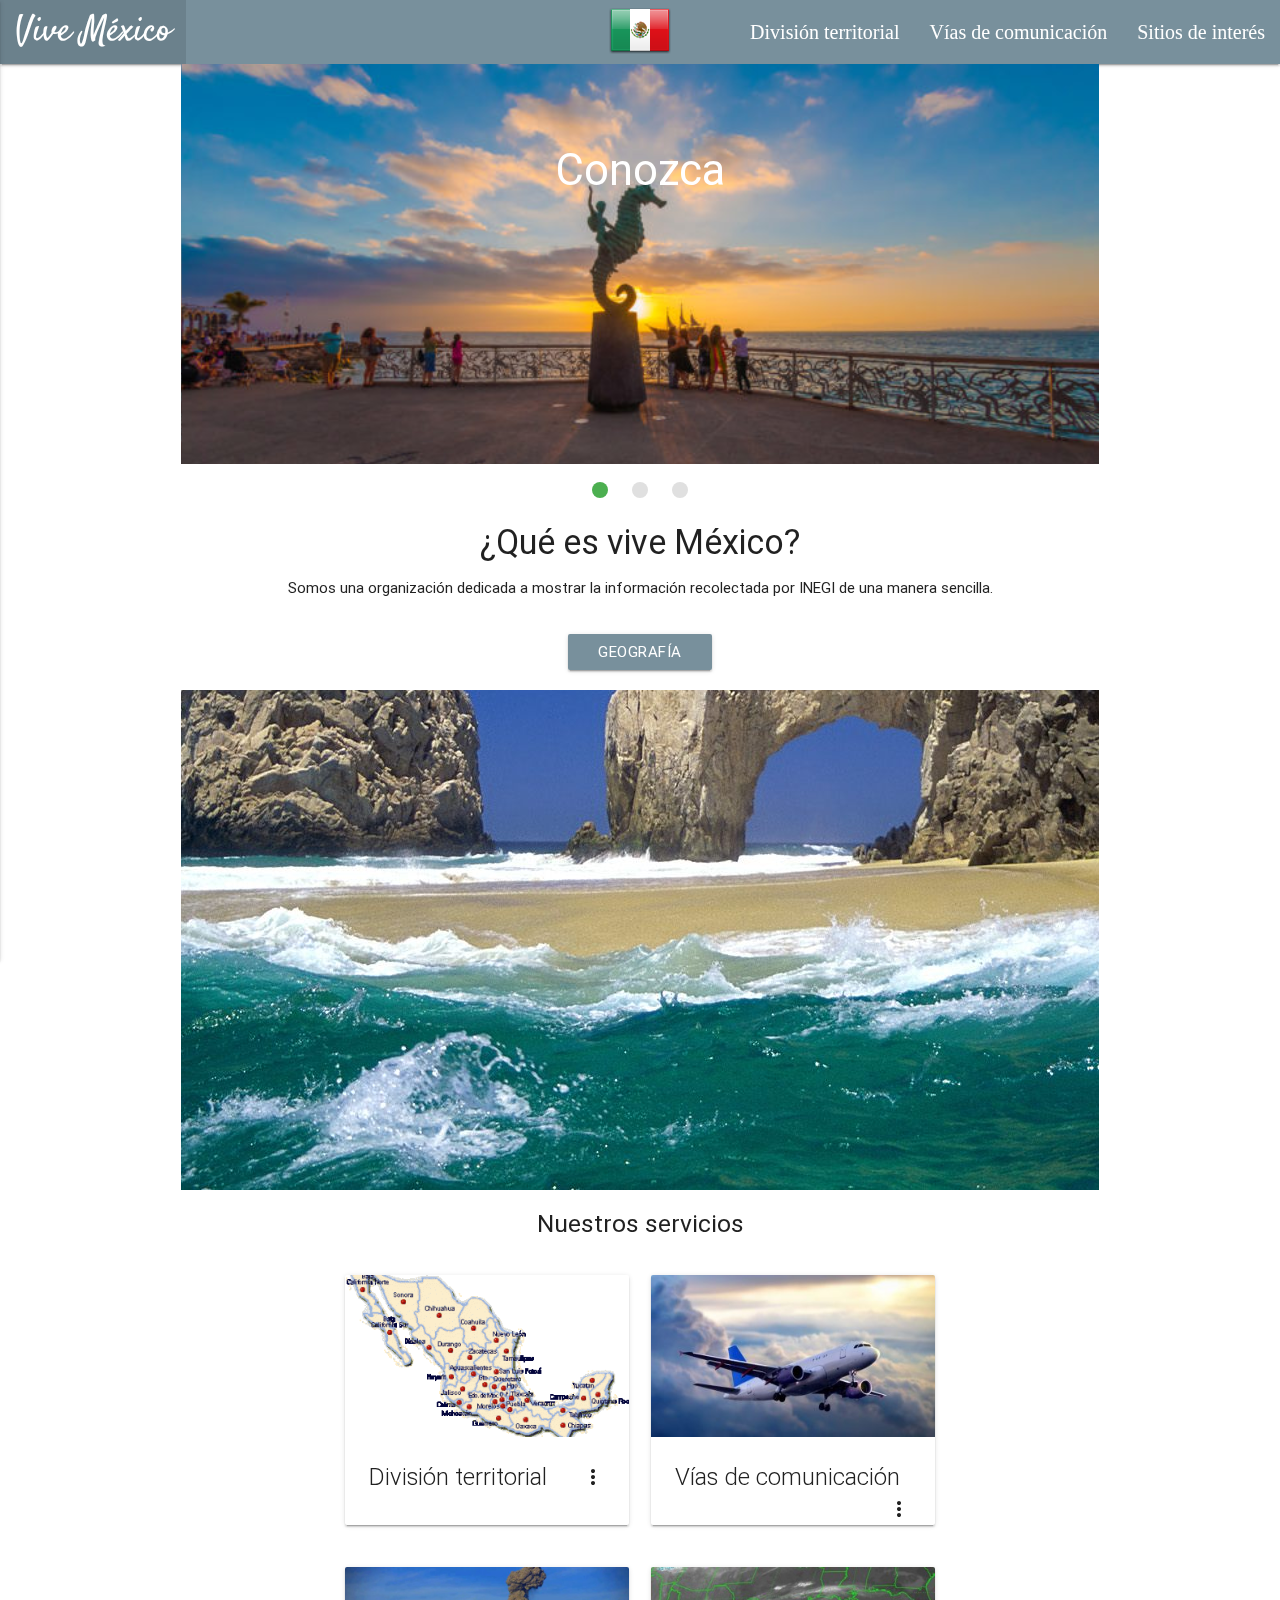
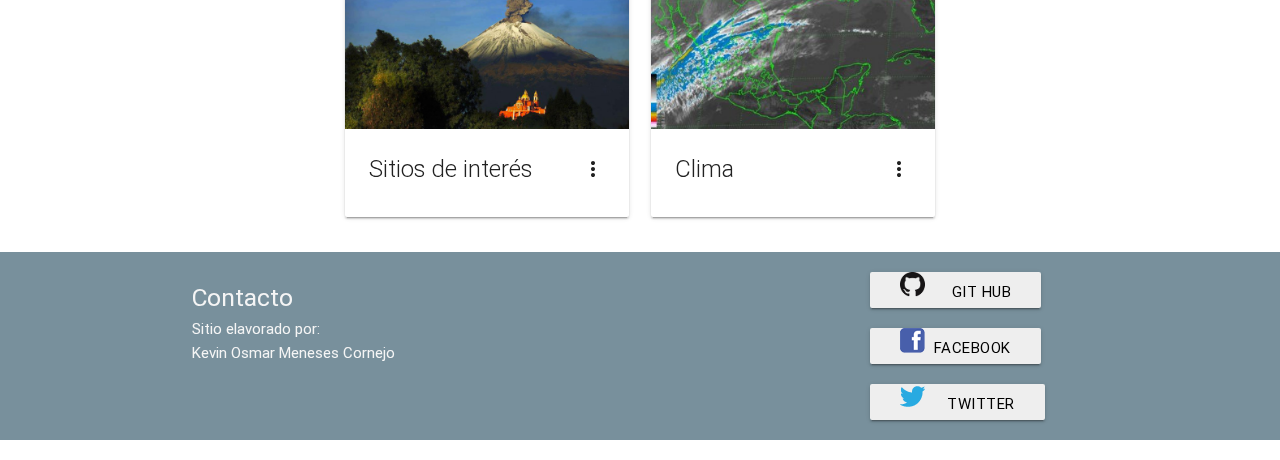
<file: index.html>
<!DOCTYPE html>
<html>
  <head>
    <meta charset="utf-8">
    <title>Vive México</title>
    <link rel="icon" href="imagenes/mx.png">
    <!--Import Google Icon Font-->
      <link href="http://fonts.googleapis.com/icon?family=Material+Icons" rel="stylesheet">
      <link href="https://fonts.googleapis.com/css?family=Satisfy" rel="stylesheet">
      <link href="https://fonts.googleapis.com/css?family=Old+Standard+TT|Satisfy" rel="stylesheet">
      <!--Import materialize.css-->
      <link type="text/css" rel="stylesheet" href="css/materialize.min.css"  media="screen,projection"/>
      <link rel="stylesheet" href="css/style.css">

      <!--Let browser know website is optimized for mobile-->
      <meta name="viewport" content="width=device-width, initial-scale=1.0"/>
  </head>
  <body>
    <main>
        <nav class="blue-grey lighten-1">
          <div class="nav-wrapper">
            <a href="#!" class="brand-logo center"><img src="imagenes/mx.png" alt=""></a>
            <ul class="left hide-on-med-and-down">
              <li class="active"><a href="index.html" class="logo">Vive México</a></li>
            </ul>
            <a href="#" data-activates="mobile-demo" class="button-collapse "><i class="material-icons">menu</i></a>
            <ul class="right hide-on-med-and-down">
              <li><a href="division.html" class="nav">División territorial</a></li>
              <li><a href="Vias.html" class="nav">Vías de comunicación</a></li>
              <li><a href="sitios.html" class="nav">Sitios de interés</a></li>
            </ul>
            <ul class="side-nav light-blue darken-3" id="mobile-demo">
              <li><a href="index.html" class="logo active">Vive México</a></li>
              <li><a href="divison.html" class="nav">División territorial</a></li>
              <li><a href="Vias.html" class="nav">Vías de comunicación</a></li>
              <li><a href="sitios.html" class="nav">Sitios de interés</a></li>
            </ul>
          </div>
      </nav>
      <div class="container">
        <div class="row superior">
          <div class="slider">
            <ul class="slides">
              <li>
                <img class="responsive-img" src="imagenes/car1.jpg"> <!-- random image -->
                <div class="caption center-align">
                  <h3>Conozca</h3>
                </div>
              </li>
              <li>
                <img class="responsive-img" src="imagenes/car2.jpg"> <!-- random image -->
                <div class="caption left-align">
                  <h3>Disfrute</h3>
                </div>
              </li>
              <li>
                <img class="responsive-img" src="imagenes/car3.jpg"> <!-- random image -->
                <div class="caption right-align">
                  <h3>Viaje</h3>
                </div>
              </li>
          </ul>
        </div>
        </div>
        <div class="row center">
          <h4>¿Qué es vive México? </h4>
          <p >Somos una organización dedicada a mostrar la información recolectada por INEGI de una manera sencilla. </p>
        </div>
        <div class="row center">
          <a href="division.html" class="btn waves-effect waves-light blue-grey lighten-1">Geografía
          </a>
        </div>


        <div class="row">
          <div class="parallax-container">
           <div class="parallax"><img src="imagenes/para1.jpg"></div>
         </div>
        </div>

        <div class="row">
          <div class="center">
            <h5>Nuestros servicios</h5>
          </div>
        </div>
        <div class="row">
          <div class="col offset-m2 m4 s12">
            <div class="card">
              <div class="card-image waves-effect waves-block waves-light">
                <img class="activator" src="imagenes/ser4.jpg">
              </div>
              <div class="card-content">
                <span class="card-title activator grey-text text-darken-4">División territorial<i class="material-icons right">more_vert</i></span>
              </div>
              <div class="card-reveal">
                <span class="card-title grey-text text-darken-4">División territorial<i class="material-icons right">close</i></span>
                <ul>
                  <li>Estatal (1162)</li>
                  <li>Municipal (1163)</li>
                  <li>Vialidades (1206)</li>
                  <li>Áreas verdes / Parques (1170)</li>
                </ul>
              </div>
            </div>
          </div>
          <div class="col m4 s12">
            <div class="card">
              <div class="card-image waves-effect waves-block waves-light">
                <img class="activator" src="imagenes/ser1.jpg">
              </div>
              <div class="card-content">
                <span class="card-title activator grey-text text-darken-4">Vías de comunicación<i class="material-icons right">more_vert</i></span>
              </div>
              <div class="card-reveal">
                <span class="card-title grey-text text-darken-4">Vías de comunicación <i class="material-icons right">close</i></span>
                <ul>
                  <li>Aeropuertos (1181)</li>
                  <li>Carreteras (1384)</li>
                  <li>Vías férreas (1185)</li>
                  <li>Caminos rurales (1379)</li>
                </ul>
              </div>
            </div>
          </div>
        </div>
        <div class="row">
          <div class="col offset-m2 m4 s12">
            <div class="card">
              <div class="card-image waves-effect waves-block waves-light">
                <img class="activator" src="imagenes/ser2.jpg">
              </div>
              <div class="card-content">
                <span class="card-title activator grey-text text-darken-4">Sitios de interés<i class="material-icons right">more_vert</i></span>
              </div>
              <div class="card-reveal">
                <span class="card-title grey-text text-darken-4">Sitios de interés<i class="material-icons right">close</i></span>
                <ul>
                  <li>Zonas arqueológicas (1189)</li>
                  <li>Zonas culturales (1190)</li>
                  <li>Zonas protegidas (1191)</li>
                  <li>Volcanes (1192)</li>
                </ul>
              </div>
            </div>
          </div>
          <div class="col m4 s12">
            <div class="card">
              <div class="card-image waves-effect waves-block waves-light">
                <img class="activator" src="imagenes/ser3.jpg">
              </div>
              <div class="card-content">
                <span class="card-title activator grey-text text-darken-4">Clima<i class="material-icons right">more_vert</i></span>
              </div>
              <div class="card-reveal">
                <span class="card-title grey-text text-darken-4">Clima<i class="material-icons right">close</i></span>
                <ul>
                  <li>Precipitación media anual (1193)</li>
                  <li>Temperatura media anual (1194)</li>
                  <li>Cálido Húmedo (1464)</li>
                  <li>Cálido Subhúmedo (1465)</li>
                </ul>
              </div>
            </div>
          </div>
        </div>


      </div>
    </main>

    <footer class="page-footer blue-grey lighten-1">
         <div class="container">
           <div class="row">
             <div class="col m9 s12">
               <h5 class="grey-text text-lighten-4">Contacto</h6>
                 <h6 class="grey-text text-lighten-4">Sitio elavorado por:</h6>
               <h6 class="grey-text text-lighten-4">Kevin Osmar Meneses Cornejo</h6>
             </div>
             <div class="col m3">
               <div class="row espaciorow">
                   <a class="waves-effect waves-light btn grey lighten-3" href="https://github.com/MenesesCKevin/dise-oWebAvanzado" target="_blank"><img class="responsive-img" src="imagenes/git.ico" alt="" ><span class="black-text">&nbsp;&nbsp;&nbsp;&nbsp;&nbsp;&nbsp;Git Hub</span></a>
               </div>
                 <div class="row espaciorow">
                     <a class="waves-effect waves-light btn grey lighten-3" href="https://www.facebook.com/kev.osmar" target="_blank"><img class="responsive-img" src="imagenes/facebook.ico" alt="" ><span class="black-text">&nbsp;&nbsp;Facebook</span></a>
                 </div>
                 <div class="row espaciorow">
                   <a class="waves-effect waves-light btn grey lighten-3" href="https://twitter.com/kevinosmar" target="_blank"><img class="responsive-img" src="imagenes/twitter.ico" alt="" ><span class="black-text">&nbsp;&nbsp;&nbsp;&nbsp;&nbsp;Twitter</span></a>
                 </div>
             </div>
           </div>
         </div>
       </footer>
      <script type="text/javascript" src="https://code.jquery.com/jquery-2.1.1.min.js"></script>
      <script type="text/javascript" src="js/materialize.min.js"></script>
      <script type="text/javascript" src="js/app.js"></script>
  </body>
</html>
</file>
<file: css/style.css>
#map_canvas {
  width: auto;
   height: 500px;}
   .logo{
     font-family: 'Satisfy', cursive;
     font-size: 36px;
   }
   .nav{
     font-family: 'Old Standard TT', serif;
     font-size: 20px;
   }
   .marca{
     font-family: 'Old Standard TT', serif;
     font-size: 40px;
   }
</file>
